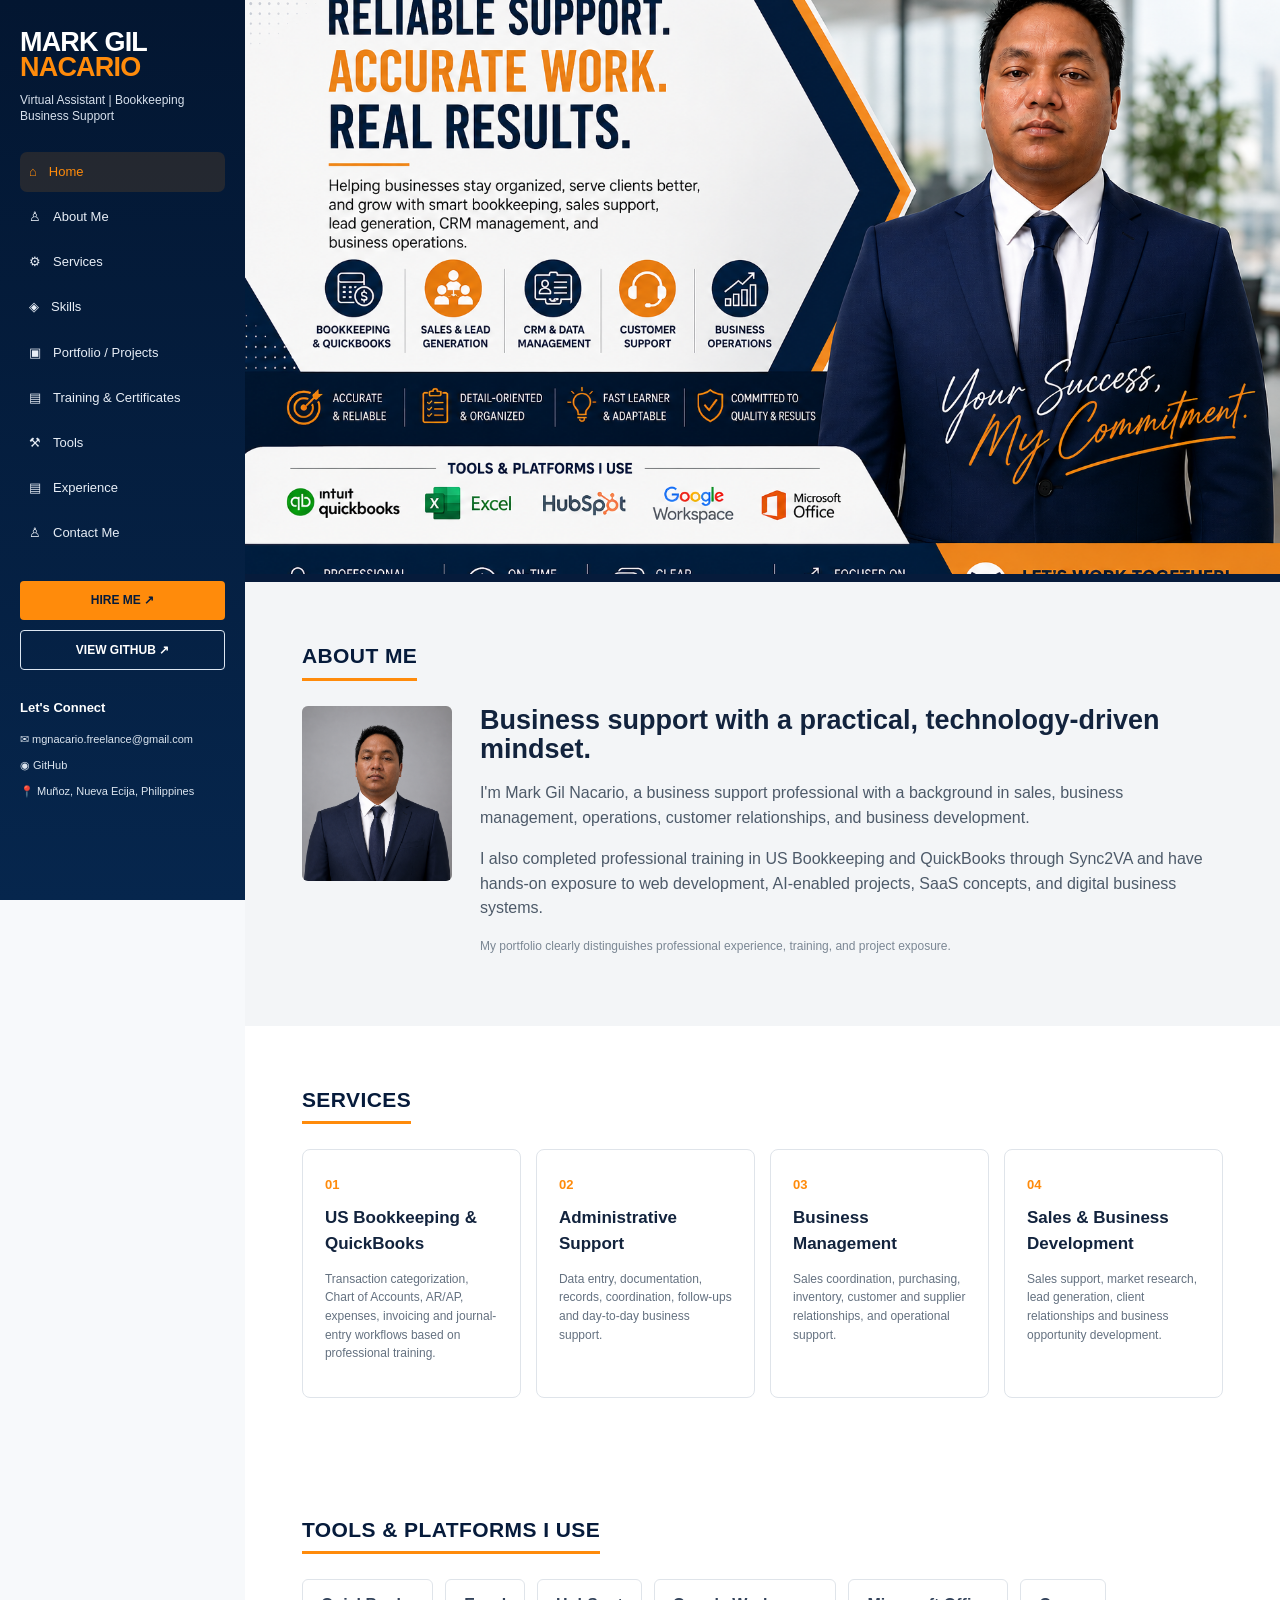
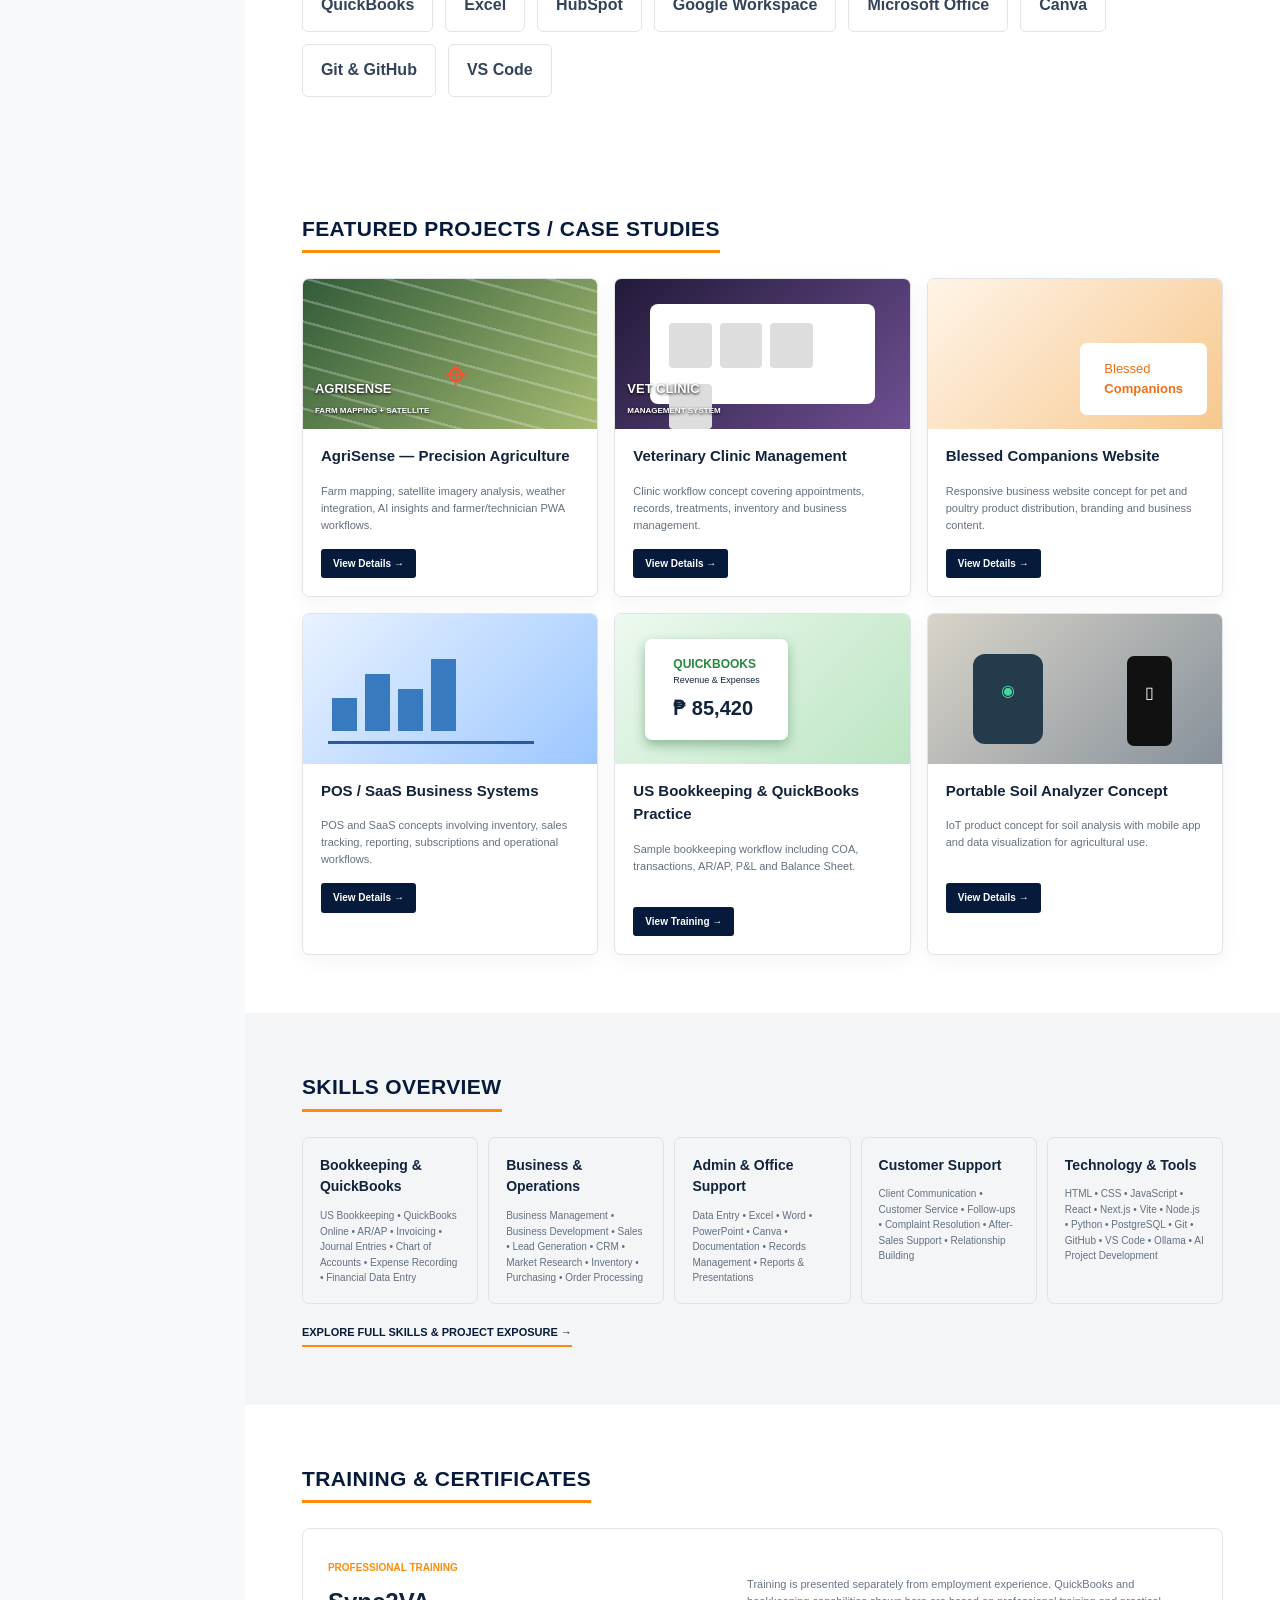
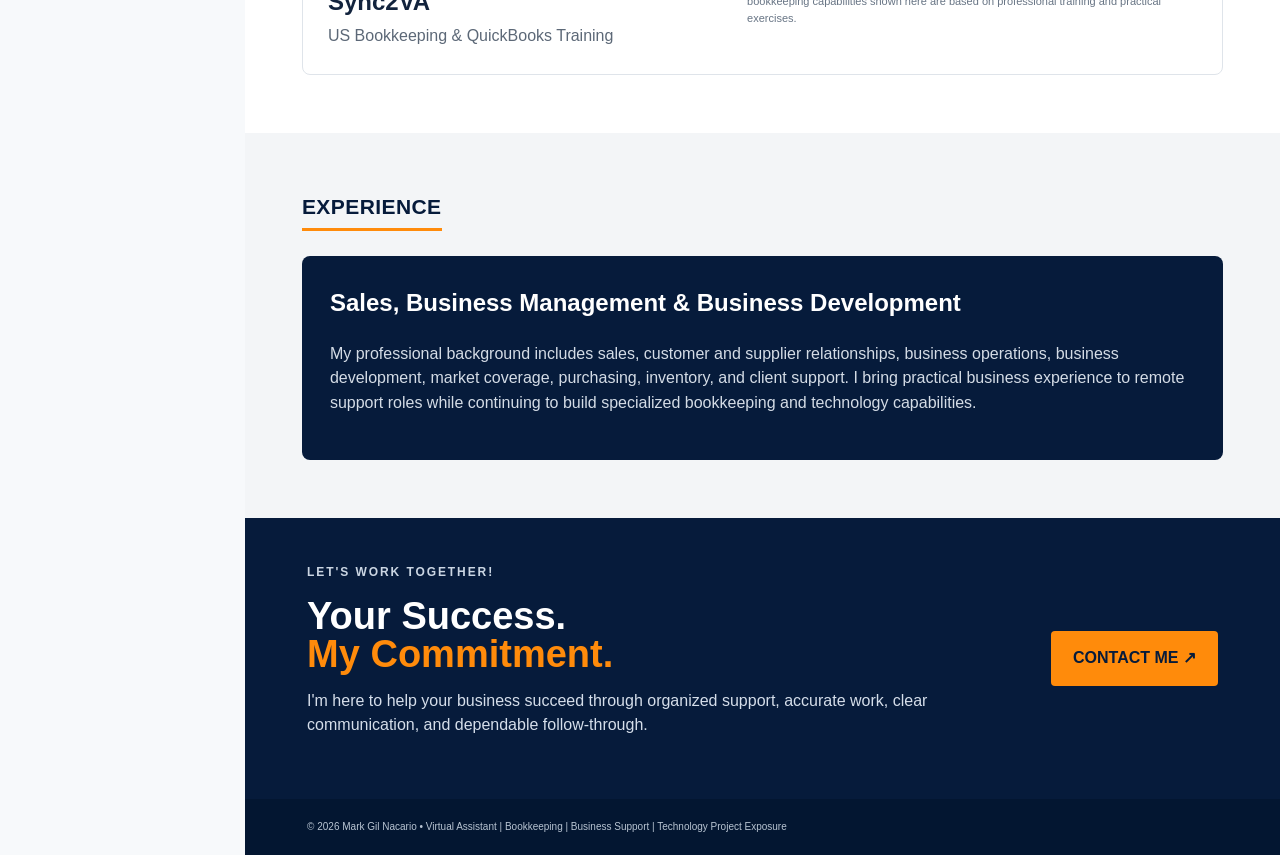
<file: index.html>
<!doctype html><html lang="en"><head><meta charset="UTF-8"><meta name="viewport" content="width=device-width,initial-scale=1"><meta name="description" content="Mark Gil Nacario — Virtual Assistant, Bookkeeping, QuickBooks, Business Support and Technology Portfolio"><title>Mark Gil Nacario | Professional Portfolio</title><link rel="stylesheet" href="styles.css"><link rel="stylesheet" href="fixed-nav.css"><style>.cover{background-image:url('ChatGPT%20Image%20Aug%207,%202026,%2009_20_08%20PM.png');background-size:100% 100%;background-position:center top;background-repeat:no-repeat;aspect-ratio:16/9;height:auto!important;min-height:0!important;overflow:hidden}.cover-copy,.cover-bottom,.signature,.portrait-wrap{display:none!important}.cover:before,.cover:after{display:none!important}</style></head><body>
<div class="shell"><aside class="sidebar"><div class="brand"><div class="brand-name">MARK GIL<br><b>NACARIO</b></div><p>Virtual Assistant | Bookkeeping<br>Business Support</p></div><nav><a class="active" href="#home">⌂ <span>Home</span></a><a href="#about">♙ <span>About Me</span></a><a href="#services">⚙ <span>Services</span></a><a href="skills-fixed.html">◈ <span>Skills</span></a><a href="#projects">▣ <span>Portfolio / Projects</span></a><a href="#training">▤ <span>Training & Certificates</span></a><a href="#tools">⚒ <span>Tools</span></a><a href="#experience">▤ <span>Experience</span></a><a href="#contact">♙ <span>Contact Me</span></a></nav><div class="side-actions"><a class="hire" href="mailto:mgnacario.freelance@gmail.com">HIRE ME ↗</a><a class="resume" href="https://github.com/mgnacariofreelance-afk">VIEW GITHUB ↗</a></div><div class="connect"><b>Let's Connect</b><a href="mailto:mgnacario.freelance@gmail.com">✉ mgnacario.freelance@gmail.com</a><a href="https://github.com/mgnacariofreelance-afk">◉ GitHub</a><span>📍 Muñoz, Nueva Ecija, Philippines</span></div></aside>
<main class="content"><section id="home" class="cover"><div class="cover-copy"><p class="kicker">VIRTUAL ASSISTANT • BUSINESS • TECHNOLOGY</p><h1>RELIABLE SUPPORT.<br><em>ACCURATE WORK.</em><br>REAL RESULTS.</h1><p>Helping businesses stay organized, serve clients better, and grow with smart bookkeeping, sales support, lead generation, CRM management, and business operations.</p><div class="service-icons"><div>▣<b>BOOKKEEPING<br>& QUICKBOOKS</b></div><div>♟<b>SALES & LEAD<br>GENERATION</b></div><div>▤<b>CRM & DATA<br>MANAGEMENT</b></div><div>◉<b>CUSTOMER<br>SUPPORT</b></div><div>↗<b>BUSINESS<br>OPERATIONS</b></div></div></div><div class="portrait-wrap"><div class="portrait-frame"><img src="ChatGPT%20Image%20Jul%2031,%202026,%2006_27_34%20PM.png" alt="Mark Gil Nacario professional profile photo"></div><div class="signature">Your Success,<br><span>My Commitment.</span></div></div><div class="cover-bottom"><span>◎ ACCURATE<br>& RELIABLE</span><span>▣ DETAIL-ORIENTED<br>& ORGANIZED</span><span>♧ FAST LEARNER<br>& ADAPTABLE</span><span>♢ COMMITTED TO<br>QUALITY & RESULTS</span></div></section>
<section id="about" class="section about"><div class="section-title">ABOUT ME</div><div class="about-grid"><div class="mini-profile"><img src="ChatGPT%20Image%20Jul%2031,%202026,%2006_27_34%20PM.png" alt="Mark Gil Nacario"></div><div><h2>Business support with a practical, technology-driven mindset.</h2><p>I'm Mark Gil Nacario, a business support professional with a background in sales, business management, operations, customer relationships, and business development.</p><p>I also completed professional training in US Bookkeeping and QuickBooks through Sync2VA and have hands-on exposure to web development, AI-enabled projects, SaaS concepts, and digital business systems.</p><p class="muted">My portfolio clearly distinguishes professional experience, training, and project exposure.</p></div></div></section>
<section id="services" class="section"><div class="section-title">SERVICES</div><div class="service-grid"><article><b>01</b><h3>US Bookkeeping & QuickBooks</h3><p>Transaction categorization, Chart of Accounts, AR/AP, expenses, invoicing and journal-entry workflows based on professional training.</p></article><article><b>02</b><h3>Administrative Support</h3><p>Data entry, documentation, records, coordination, follow-ups and day-to-day business support.</p></article><article><b>03</b><h3>Business Management</h3><p>Sales coordination, purchasing, inventory, customer and supplier relationships, and operational support.</p></article><article><b>04</b><h3>Sales & Business Development</h3><p>Sales support, market research, lead generation, client relationships and business opportunity development.</p></article></div></section>
<section id="tools" class="section tools"><div class="section-title">TOOLS & PLATFORMS I USE</div><div class="tool-row"><span>QuickBooks</span><span>Excel</span><span>HubSpot</span><span>Google Workspace</span><span>Microsoft Office</span><span>Canva</span><span>Git & GitHub</span><span>VS Code</span></div></section>
<section id="projects" class="section"><div class="section-title">FEATURED PROJECTS / CASE STUDIES</div><div class="project-grid"><article class="project-card"><div class="project-visual agrisense"><div class="map-grid"></div><div class="map-pin">⌖</div><div class="visual-label">AGRISENSE<br><small>FARM MAPPING + SATELLITE</small></div></div><h3>AgriSense — Precision Agriculture</h3><p>Farm mapping, satellite imagery analysis, weather integration, AI insights and farmer/technician PWA workflows.</p><a href="skills-fixed.html#projects">View Details →</a></article><article class="project-card"><div class="project-visual vet"><div class="dash"><i></i><i></i><i></i><i></i></div><div class="visual-label">VET CLINIC<br><small>MANAGEMENT SYSTEM</small></div></div><h3>Veterinary Clinic Management</h3><p>Clinic workflow concept covering appointments, records, treatments, inventory and business management.</p><a href="skills-fixed.html#projects">View Details →</a></article><article class="project-card"><div class="project-visual blessed"><div class="pet-card">Blessed<br><b>Companions</b></div></div><h3>Blessed Companions Website</h3><p>Responsive business website concept for pet and poultry product distribution, branding and business content.</p><a href="skills-fixed.html#projects">View Details →</a></article><article class="project-card"><div class="project-visual pos"><div class="chart"><i></i><i></i><i></i><i></i></div></div><h3>POS / SaaS Business Systems</h3><p>POS and SaaS concepts involving inventory, sales tracking, reporting, subscriptions and operational workflows.</p><a href="skills-fixed.html#projects">View Details →</a></article><article class="project-card"><div class="project-visual books"><div class="ledger"><b>QUICKBOOKS</b><span>Revenue & Expenses</span><strong>₱ 85,420</strong></div></div><h3>US Bookkeeping & QuickBooks Practice</h3><p>Sample bookkeeping workflow including COA, transactions, AR/AP, P&L and Balance Sheet.</p><a href="#training">View Training →</a></article><article class="project-card"><div class="project-visual soil"><div class="device">◉</div><div class="phone">▯</div></div><h3>Portable Soil Analyzer Concept</h3><p>IoT product concept for soil analysis with mobile app and data visualization for agricultural use.</p><a href="skills-fixed.html#projects">View Details →</a></article></div></section>
<section id="skills" class="section skills"><div class="section-title">SKILLS OVERVIEW</div><div class="skill-columns"><div><h3>Bookkeeping & QuickBooks</h3><p>US Bookkeeping • QuickBooks Online • AR/AP • Invoicing • Journal Entries • Chart of Accounts • Expense Recording • Financial Data Entry</p></div><div><h3>Business & Operations</h3><p>Business Management • Business Development • Sales • Lead Generation • CRM • Market Research • Inventory • Purchasing • Order Processing</p></div><div><h3>Admin & Office Support</h3><p>Data Entry • Excel • Word • PowerPoint • Canva • Documentation • Records Management • Reports & Presentations</p></div><div><h3>Customer Support</h3><p>Client Communication • Customer Service • Follow-ups • Complaint Resolution • After-Sales Support • Relationship Building</p></div><div><h3>Technology & Tools</h3><p>HTML • CSS • JavaScript • React • Next.js • Vite • Node.js • Python • PostgreSQL • Git • GitHub • VS Code • Ollama • AI Project Development</p></div></div><a class="all-skills" href="skills-fixed.html">EXPLORE FULL SKILLS & PROJECT EXPOSURE →</a></section>
<section id="training" class="section training"><div class="section-title">TRAINING & CERTIFICATES</div><div class="training-card"><div><span>PROFESSIONAL TRAINING</span><h2>Sync2VA</h2><p>US Bookkeeping & QuickBooks Training</p></div><div class="training-note">Training is presented separately from employment experience. QuickBooks and bookkeeping capabilities shown here are based on professional training and practical exercises.</div></div></section>
<section id="experience" class="section"><div class="section-title">EXPERIENCE</div><div class="experience-card"><h2>Sales, Business Management & Business Development</h2><p>My professional background includes sales, customer and supplier relationships, business operations, business development, market coverage, purchasing, inventory, and client support. I bring practical business experience to remote support roles while continuing to build specialized bookkeeping and technology capabilities.</p></div></section>
<section id="contact" class="contact"><div><p class="kicker">LET'S WORK TOGETHER!</p><h2>Your Success.<br><span>My Commitment.</span></h2><p>I'm here to help your business succeed through organized support, accurate work, clear communication, and dependable follow-through.</p></div><a class="contact-button" href="mailto:mgnacario.freelance@gmail.com">CONTACT ME ↗</a></section><footer>© 2026 Mark Gil Nacario • Virtual Assistant | Bookkeeping | Business Support | Technology Project Exposure</footer></main></div></body></html>
</file>
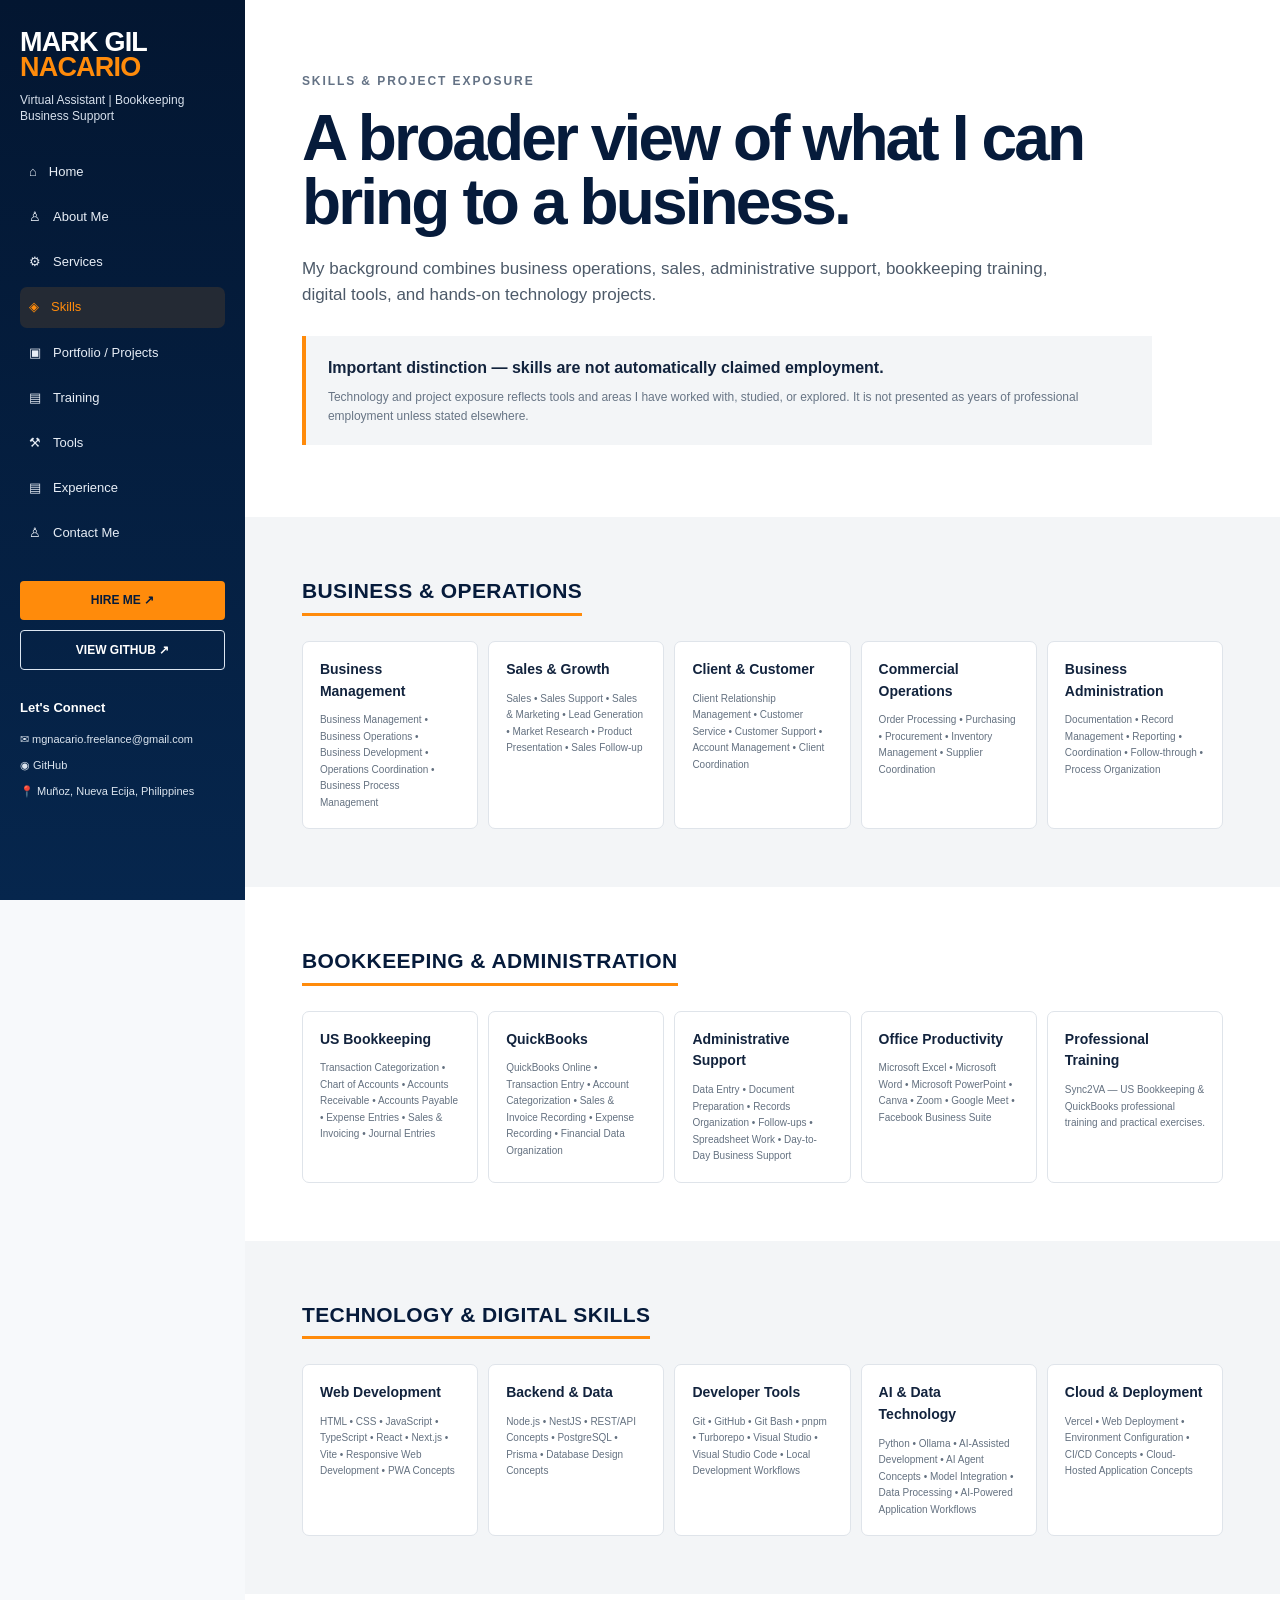
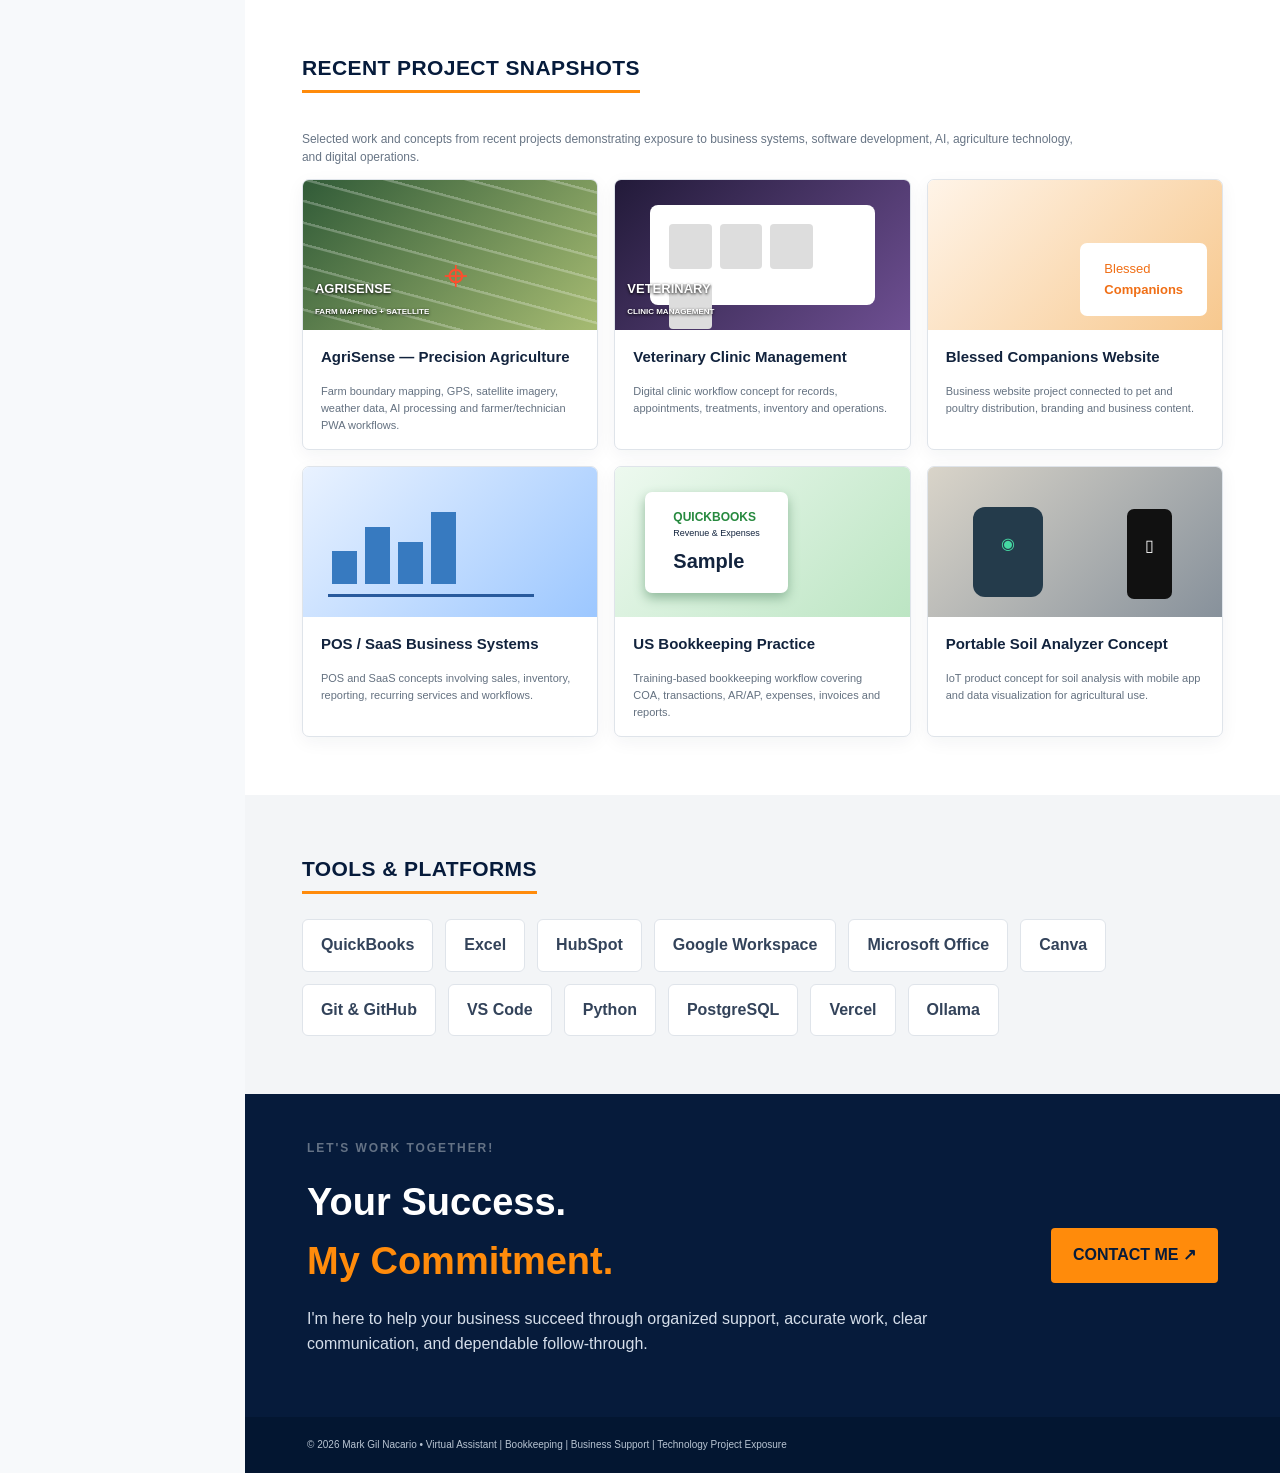
<file: skills-fixed.html>
<!doctype html><html lang="en"><head><meta charset="UTF-8"><meta name="viewport" content="width=device-width,initial-scale=1"><meta name="description" content="Mark Gil Nacario skills, technology exposure and project snapshots."><title>Skills & Project Exposure | Mark Gil Nacario</title><link rel="stylesheet" href="styles.css"><link rel="stylesheet" href="fixed-nav.css"><style>
.skills-intro{padding:72px 5.5%;background:#fff}.skills-hero-title{max-width:850px;margin:0 0 22px;color:#061b3b;font-size:clamp(40px,5vw,68px);line-height:1;letter-spacing:-.045em}.skills-lead{max-width:780px;color:#4d5a69;font-size:17px}.skills-note{max-width:850px;margin-top:28px;padding:20px 22px;border-left:4px solid #ff8b0b;background:#f3f5f7}.skills-note p{margin:7px 0 0;color:#687585;font-size:12px}.skills-band{background:#f3f5f7!important}.skill-columns{display:grid;grid-template-columns:repeat(5,1fr);gap:10px}.skill-columns>div{min-height:150px;padding:17px;border:1px solid #dfe4ea;border-radius:7px;background:#fff}.skill-columns h3{margin:0 0 10px;font-size:14px}.skill-columns p{margin:0;color:#647180;font-size:10px;line-height:1.65}.project-intro{max-width:780px;color:#687585;font-size:12px}.skills-contact{display:flex;justify-content:space-between;align-items:center;gap:25px;padding:45px 6%;color:#fff;background:#061b3b}.skills-contact h2{margin:0;font-size:38px}.skills-contact h2 span{color:#ff8b0b}.skills-contact p:not(.kicker){max-width:650px;color:#d5deea}.skills-contact .contact-button{padding:15px 22px;color:#061b3b;background:#ff8b0b;font-weight:900}@media(max-width:1100px){.skill-columns{grid-template-columns:repeat(3,1fr)}}@media(max-width:760px){.skills-intro{padding:50px 25px}.skill-columns{grid-template-columns:1fr}.skills-contact{display:block}.skills-contact .contact-button{display:inline-block;margin-top:15px}}
</style></head><body><div class="shell"><aside class="sidebar"><div class="brand"><div class="brand-name">MARK GIL<br><b>NACARIO</b></div><p>Virtual Assistant | Bookkeeping<br>Business Support</p></div><nav><a href="index.html#home">⌂ <span>Home</span></a><a href="index.html#about">♙ <span>About Me</span></a><a href="index.html#services">⚙ <span>Services</span></a><a class="active" href="skills-fixed.html">◈ <span>Skills</span></a><a href="index.html#projects">▣ <span>Portfolio / Projects</span></a><a href="index.html#training">▤ <span>Training</span></a><a href="index.html#tools">⚒ <span>Tools</span></a><a href="index.html#experience">▤ <span>Experience</span></a><a href="index.html#contact">♙ <span>Contact Me</span></a></nav><div class="side-actions"><a class="hire" href="mailto:mgnacario.freelance@gmail.com">HIRE ME ↗</a><a class="resume" href="https://github.com/mgnacariofreelance-afk">VIEW GITHUB ↗</a></div><div class="connect"><b>Let's Connect</b><a href="mailto:mgnacario.freelance@gmail.com">✉ mgnacario.freelance@gmail.com</a><a href="https://github.com/mgnacariofreelance-afk">◉ GitHub</a><span>📍 Muñoz, Nueva Ecija, Philippines</span></div></aside><main class="content">
<section class="skills-intro"><p class="kicker">SKILLS & PROJECT EXPOSURE</p><h1 class="skills-hero-title">A broader view of what I can bring to a business.</h1><p class="skills-lead">My background combines business operations, sales, administrative support, bookkeeping training, digital tools, and hands-on technology projects.</p><div class="skills-note"><strong>Important distinction — skills are not automatically claimed employment.</strong><p>Technology and project exposure reflects tools and areas I have worked with, studied, or explored. It is not presented as years of professional employment unless stated elsewhere.</p></div></section>
<section class="section skills-band"><div class="section-title">BUSINESS & OPERATIONS</div><div class="skill-columns"><div><h3>Business Management</h3><p>Business Management • Business Operations • Business Development • Operations Coordination • Business Process Management</p></div><div><h3>Sales & Growth</h3><p>Sales • Sales Support • Sales & Marketing • Lead Generation • Market Research • Product Presentation • Sales Follow-up</p></div><div><h3>Client & Customer</h3><p>Client Relationship Management • Customer Service • Customer Support • Account Management • Client Coordination</p></div><div><h3>Commercial Operations</h3><p>Order Processing • Purchasing • Procurement • Inventory Management • Supplier Coordination</p></div><div><h3>Business Administration</h3><p>Documentation • Record Management • Reporting • Coordination • Follow-through • Process Organization</p></div></div></section>
<section class="section"><div class="section-title">BOOKKEEPING & ADMINISTRATION</div><div class="skill-columns"><div><h3>US Bookkeeping</h3><p>Transaction Categorization • Chart of Accounts • Accounts Receivable • Accounts Payable • Expense Entries • Sales & Invoicing • Journal Entries</p></div><div><h3>QuickBooks</h3><p>QuickBooks Online • Transaction Entry • Account Categorization • Sales & Invoice Recording • Expense Recording • Financial Data Organization</p></div><div><h3>Administrative Support</h3><p>Data Entry • Document Preparation • Records Organization • Follow-ups • Spreadsheet Work • Day-to-Day Business Support</p></div><div><h3>Office Productivity</h3><p>Microsoft Excel • Microsoft Word • Microsoft PowerPoint • Canva • Zoom • Google Meet • Facebook Business Suite</p></div><div><h3>Professional Training</h3><p>Sync2VA — US Bookkeeping & QuickBooks professional training and practical exercises.</p></div></div></section>
<section class="section skills-band"><div class="section-title">TECHNOLOGY & DIGITAL SKILLS</div><div class="skill-columns"><div><h3>Web Development</h3><p>HTML • CSS • JavaScript • TypeScript • React • Next.js • Vite • Responsive Web Development • PWA Concepts</p></div><div><h3>Backend & Data</h3><p>Node.js • NestJS • REST/API Concepts • PostgreSQL • Prisma • Database Design Concepts</p></div><div><h3>Developer Tools</h3><p>Git • GitHub • Git Bash • pnpm • Turborepo • Visual Studio • Visual Studio Code • Local Development Workflows</p></div><div><h3>AI & Data Technology</h3><p>Python • Ollama • AI-Assisted Development • AI Agent Concepts • Model Integration • Data Processing • AI-Powered Application Workflows</p></div><div><h3>Cloud & Deployment</h3><p>Vercel • Web Deployment • Environment Configuration • CI/CD Concepts • Cloud-Hosted Application Concepts</p></div></div></section>
<section class="section"><div class="section-title">RECENT PROJECT SNAPSHOTS</div><p class="project-intro">Selected work and concepts from recent projects demonstrating exposure to business systems, software development, AI, agriculture technology, and digital operations.</p><div class="project-grid"><article class="project-card"><div class="project-visual agrisense"><div class="map-grid"></div><div class="map-pin">⌖</div><div class="visual-label">AGRISENSE<br><small>FARM MAPPING + SATELLITE</small></div></div><h3>AgriSense — Precision Agriculture</h3><p>Farm boundary mapping, GPS, satellite imagery, weather data, AI processing and farmer/technician PWA workflows.</p></article><article class="project-card"><div class="project-visual vet"><div class="dash"><i></i><i></i><i></i><i></i></div><div class="visual-label">VETERINARY<br><small>CLINIC MANAGEMENT</small></div></div><h3>Veterinary Clinic Management</h3><p>Digital clinic workflow concept for records, appointments, treatments, inventory and operations.</p></article><article class="project-card"><div class="project-visual blessed"><div class="pet-card">Blessed<br><b>Companions</b></div></div><h3>Blessed Companions Website</h3><p>Business website project connected to pet and poultry distribution, branding and business content.</p></article><article class="project-card"><div class="project-visual pos"><div class="chart"><i></i><i></i><i></i><i></i></div></div><h3>POS / SaaS Business Systems</h3><p>POS and SaaS concepts involving sales, inventory, reporting, recurring services and workflows.</p></article><article class="project-card"><div class="project-visual books"><div class="ledger"><b>QUICKBOOKS</b><span>Revenue & Expenses</span><strong>Sample</strong></div></div><h3>US Bookkeeping Practice</h3><p>Training-based bookkeeping workflow covering COA, transactions, AR/AP, expenses, invoices and reports.</p></article><article class="project-card"><div class="project-visual soil"><div class="device">◉</div><div class="phone">▯</div></div><h3>Portable Soil Analyzer Concept</h3><p>IoT product concept for soil analysis with mobile app and data visualization for agricultural use.</p></article></div></section>
<section class="section skills-band"><div class="section-title">TOOLS & PLATFORMS</div><div class="tool-row"><span>QuickBooks</span><span>Excel</span><span>HubSpot</span><span>Google Workspace</span><span>Microsoft Office</span><span>Canva</span><span>Git & GitHub</span><span>VS Code</span><span>Python</span><span>PostgreSQL</span><span>Vercel</span><span>Ollama</span></div></section>
<section class="skills-contact"><div><p class="kicker">LET'S WORK TOGETHER!</p><h2>Your Success.<br><span>My Commitment.</span></h2><p>I'm here to help your business succeed through organized support, accurate work, clear communication, and dependable follow-through.</p></div><a class="contact-button" href="mailto:mgnacario.freelance@gmail.com">CONTACT ME ↗</a></section><footer>© 2026 Mark Gil Nacario • Virtual Assistant | Bookkeeping | Business Support | Technology Project Exposure</footer></main></div></body></html>
</file>
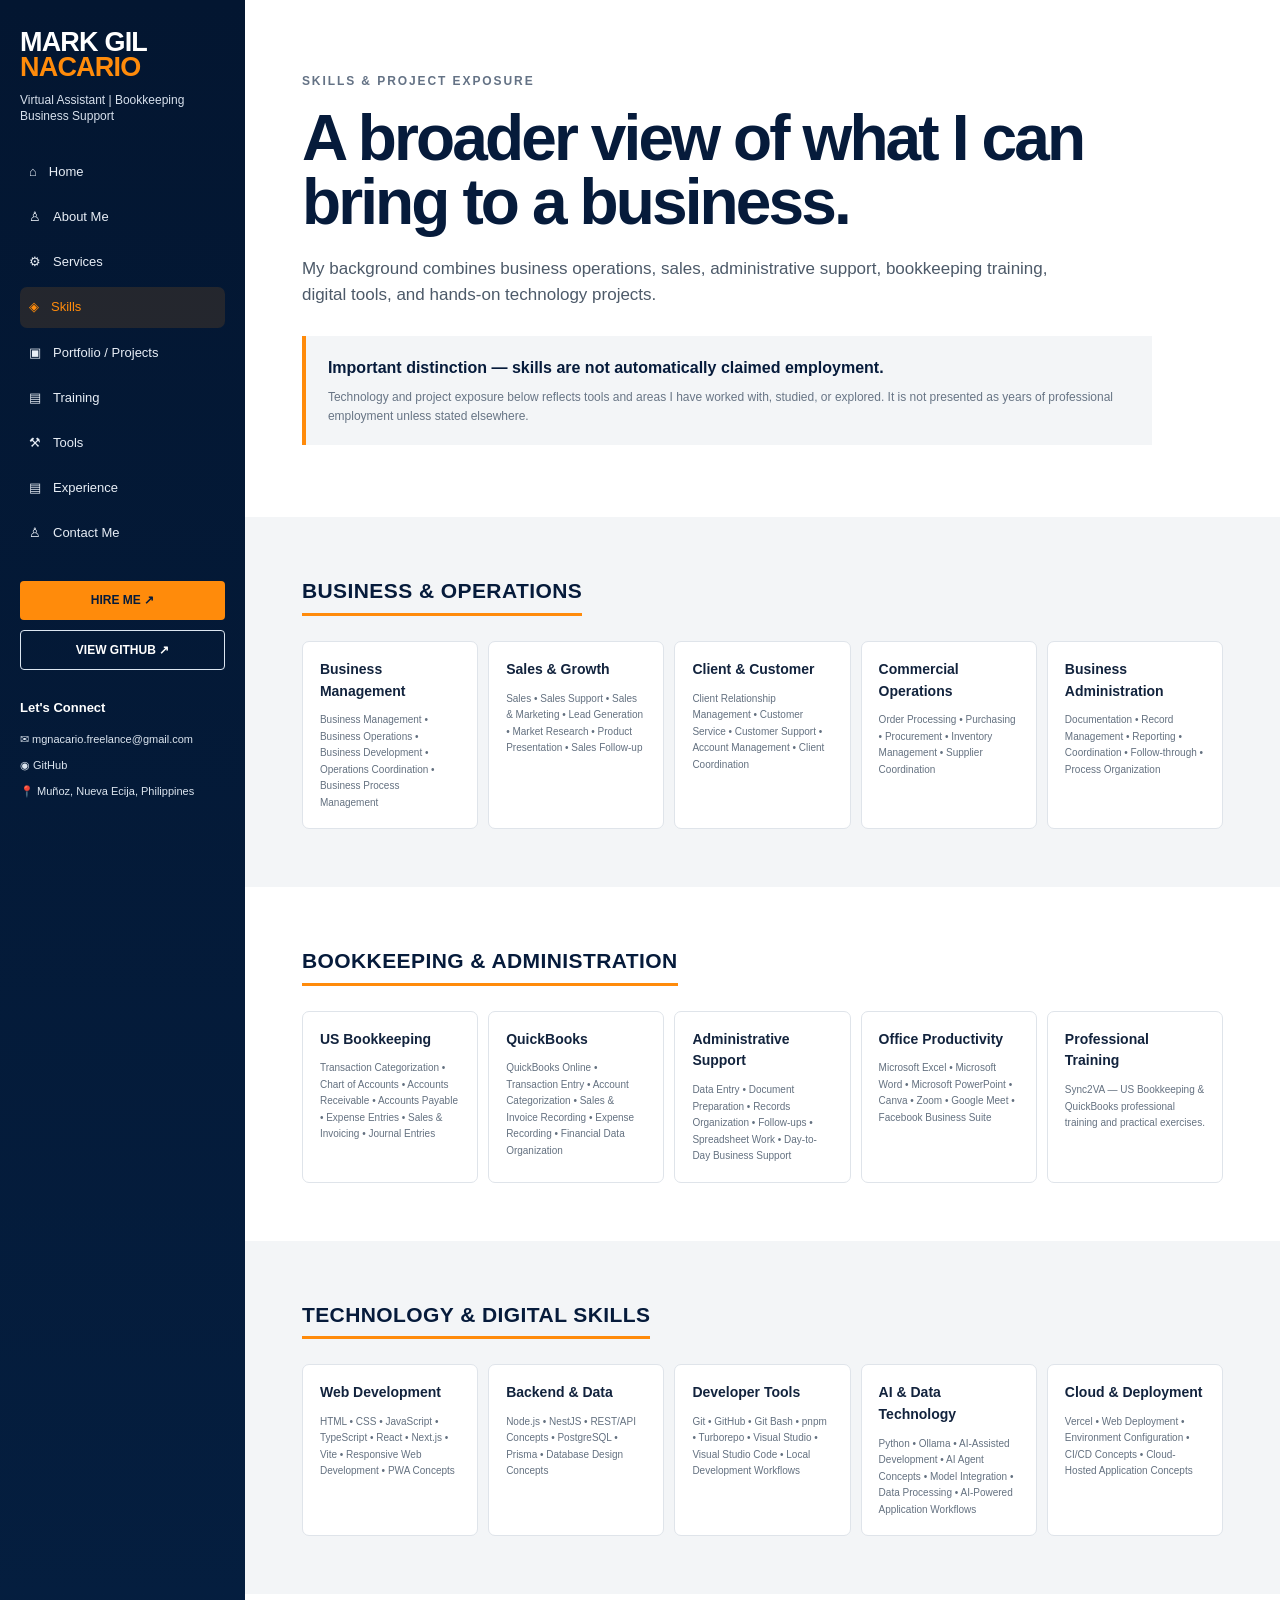
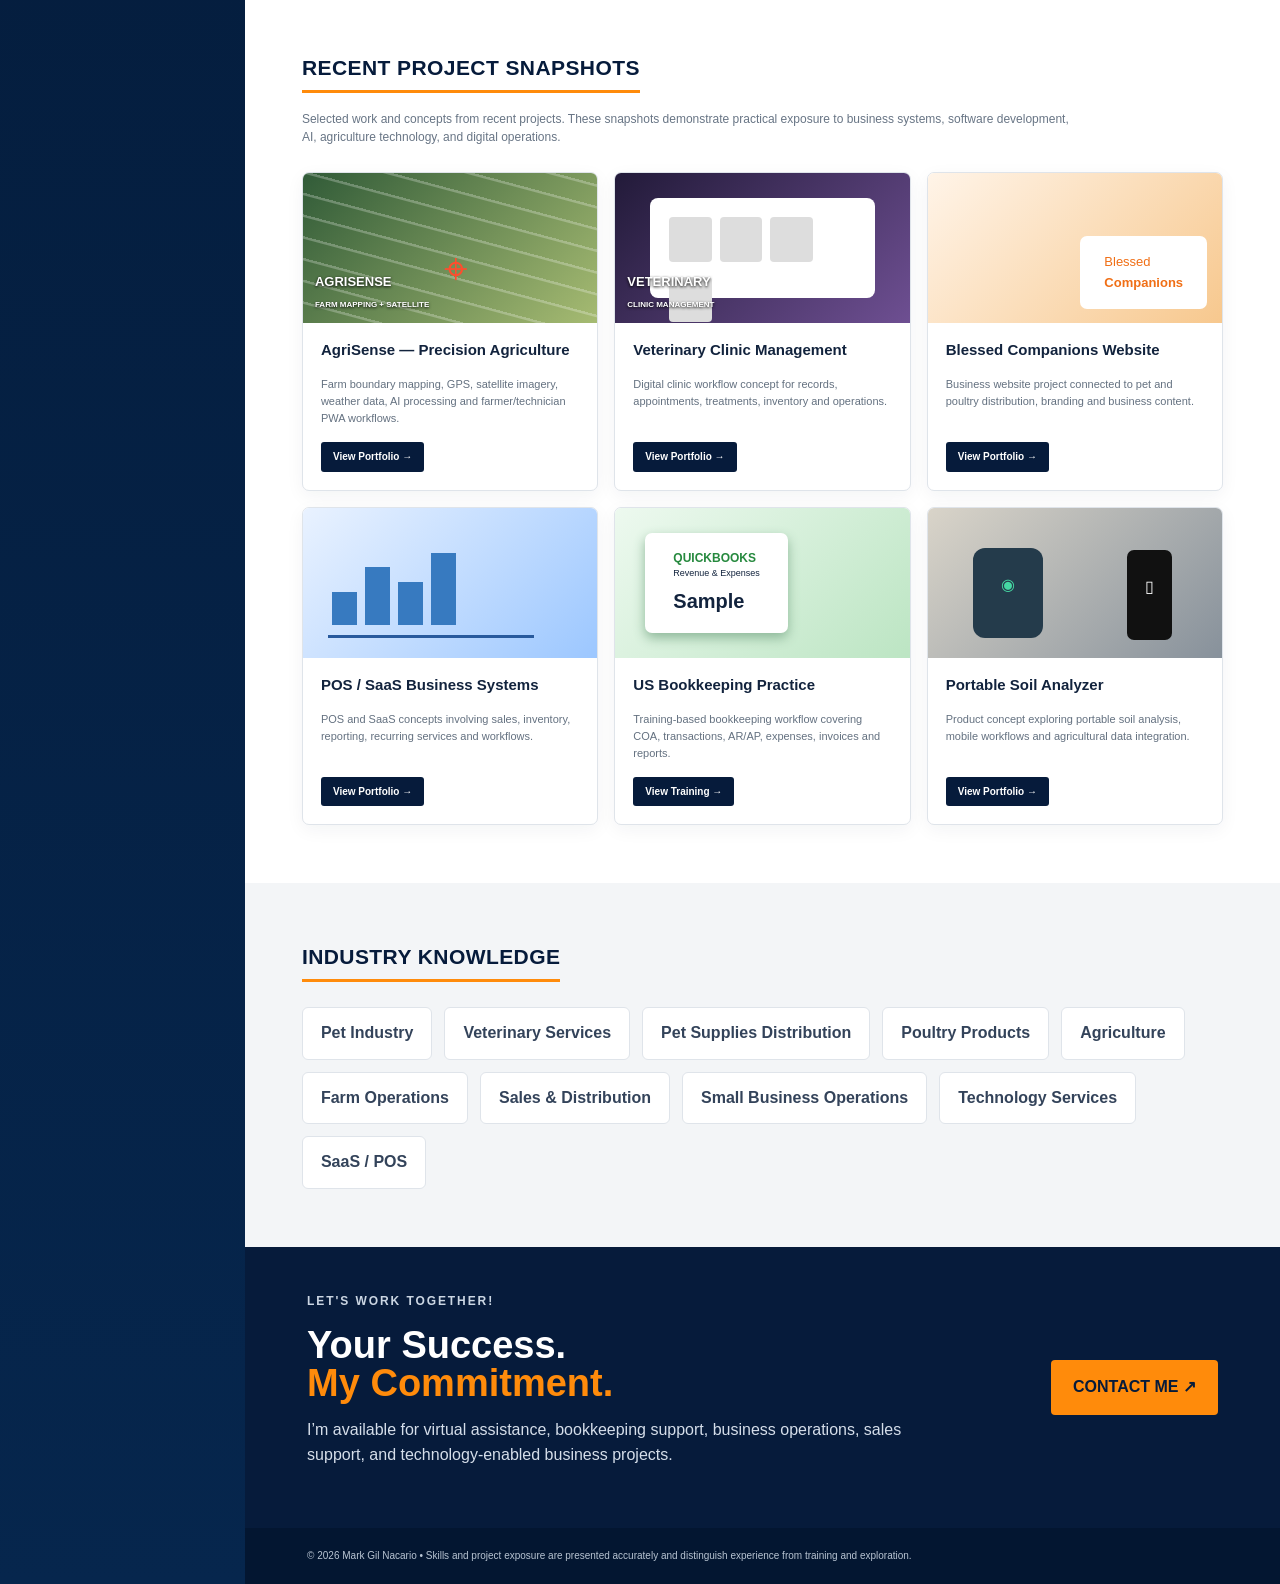
<file: skills.html>
<!doctype html>
<html lang="en">
<head>
<meta charset="UTF-8">
<meta name="viewport" content="width=device-width,initial-scale=1">
<meta name="description" content="Expanded skills, technology exposure and project snapshots for Mark Gil Nacario.">
<title>Skills & Project Exposure | Mark Gil Nacario</title>
<link rel="stylesheet" href="styles.css">
<style>
:root{--navy:#061b3b;--orange:#ff8b0b;--ink:#12233d;--muted:#687585;--line:#dfe4ea;--bg:#f7f9fb}
*{box-sizing:border-box}html{scroll-behavior:smooth}body{margin:0;background:var(--bg);color:var(--ink);font-family:Arial,Helvetica,sans-serif;line-height:1.55}a{text-decoration:none;color:inherit}.shell{display:flex;min-height:100vh}.sidebar{width:245px;flex:0 0 245px;min-height:100vh;position:sticky;top:0;overflow-y:auto;padding:30px 20px;color:#fff;background:linear-gradient(180deg,#031631,#06264d)}.brand-name{font-size:27px;line-height:.92;font-weight:900;letter-spacing:-.03em}.brand-name b{color:var(--orange)}.brand p{margin:12px 0 28px;color:#d7e0ec;font-size:12px;line-height:1.35}.sidebar nav{display:grid;gap:5px}.sidebar nav a{display:flex;align-items:center;gap:12px;padding:10px 9px;border-radius:7px;color:#e8eef6;font-size:13px}.sidebar nav a:hover,.sidebar nav .active{background:rgba(255,139,11,.13);color:var(--orange)}.side-actions{display:grid;gap:10px;margin:28px 0}.side-actions a{padding:10px;border-radius:4px;text-align:center;font-size:12px;font-weight:800}.hire{background:var(--orange);color:var(--navy)!important}.resume{border:1px solid #dce6f1}.connect{display:grid;gap:9px;color:#dce5ef;font-size:11px}.connect b{margin-bottom:3px;color:#fff;font-size:13px}.connect a{color:#dce5ef}.content{width:calc(100% - 245px);min-width:0;overflow:hidden}.section{padding:58px 5.5%;background:#fff}.skills-intro{padding-top:72px;padding-bottom:72px}.kicker{margin:0 0 15px;color:#647285;font-size:12px;font-weight:900;letter-spacing:.16em}.skills-hero-title{max-width:850px;margin:0 0 22px;color:var(--navy);font-size:clamp(40px,5vw,68px);line-height:1;letter-spacing:-.045em}.skills-lead{max-width:780px;margin:0;color:#4d5a69;font-size:17px}.skills-note{max-width:850px;margin-top:28px;padding:20px 22px;border-left:4px solid var(--orange);background:#f3f5f7}.skills-note strong{color:var(--navy)}.skills-note p{margin:7px 0 0;color:#687585;font-size:12px}.skills-band{background:#f3f5f7}.section-title{display:inline-block;margin-bottom:25px;padding-bottom:5px;color:var(--navy);border-bottom:3px solid var(--orange);font-size:21px;font-weight:900;letter-spacing:.02em}.skill-columns{display:grid;grid-template-columns:repeat(5,1fr);gap:10px}.skill-columns>div{min-height:150px;padding:17px;border:1px solid var(--line);border-radius:7px;background:#fff}.skill-columns h3{margin:0 0 10px;font-size:14px}.skill-columns p{margin:0;color:#647180;font-size:10px;line-height:1.65}.project-intro{max-width:780px;margin:-8px 0 25px;color:#687585;font-size:12px}.project-grid{display:grid;grid-template-columns:repeat(3,1fr);gap:16px}.project-card{overflow:hidden;border:1px solid var(--line);border-radius:7px;background:#fff;box-shadow:0 5px 18px rgba(13,32,55,.05)}.project-card h3,.project-card p,.project-card a{margin-left:18px;margin-right:18px}.project-card h3{margin-top:15px;font-size:15px}.project-card p{min-height:55px;color:#647180;font-size:11px}.project-card a{display:inline-block;margin-bottom:18px;padding:7px 12px;border-radius:3px;color:#fff;background:var(--navy);font-size:10px;font-weight:800}.project-visual{position:relative;height:150px;overflow:hidden}.agrisense{background:linear-gradient(135deg,#315b38,#a6bb72)}.map-grid{position:absolute;inset:0;background:repeating-linear-gradient(15deg,transparent 0 18px,rgba(255,255,255,.25) 19px 21px)}.map-pin{position:absolute;left:48%;top:42%;color:#ff4d2e;font-size:42px}.visual-label{position:absolute;left:12px;bottom:10px;color:#fff;font-size:13px;font-weight:900;text-shadow:0 1px 3px #000}.visual-label small{font-size:8px}.vet{background:linear-gradient(135deg,#221a39,#6e4f92)}.dash{position:absolute;inset:25px 35px;padding:15px;border-radius:8px;background:#fff}.dash i{display:inline-block;width:22%;height:45px;margin:2%;border-radius:4px;background:#ddd}.blessed{background:linear-gradient(135deg,#fff4e8,#f7c88e)}.pet-card{position:absolute;right:15px;bottom:14px;padding:16px 24px;border-radius:7px;color:#f06f16;background:#fff;font-size:13px}.pos{background:linear-gradient(135deg,#e9f2ff,#9cc7ff)}.chart{position:absolute;left:25px;bottom:20px;width:70%;height:85px;border-bottom:3px solid #285a9d}.chart i{display:inline-block;width:12%;height:40%;margin:0 2%;background:#377ac0;vertical-align:bottom}.chart i:nth-child(2){height:70%}.chart i:nth-child(3){height:52%}.chart i:nth-child(4){height:88%}.books{background:linear-gradient(135deg,#edf9ef,#bce5c3)}.ledger{position:absolute;left:30px;top:25px;padding:16px 28px;border-radius:7px;background:#fff;box-shadow:0 5px 12px #8eb89a}.ledger b,.ledger span,.ledger strong{display:block}.ledger b{color:#26893e;font-size:12px}.ledger span{font-size:9px}.ledger strong{margin-top:5px;font-size:20px}.soil{background:linear-gradient(135deg,#d9d4c9,#87919b)}.device{position:absolute;left:45px;bottom:20px;width:70px;height:90px;padding-top:25px;border-radius:12px;color:#45d7a2;background:#243b4b;text-align:center}.phone{position:absolute;right:50px;bottom:18px;width:45px;height:90px;padding-top:25px;border-radius:7px;color:#fff;background:#111;text-align:center}.tool-row{display:flex;flex-wrap:wrap;gap:12px}.tool-row span{padding:13px 18px;color:#33435a;border:1px solid var(--line);border-radius:6px;background:#fff;font-weight:800}.contact{display:flex;justify-content:space-between;align-items:center;gap:25px;padding:45px 6%;color:#fff;background:var(--navy)}.contact h2{margin:0;font-size:38px;line-height:1}.contact h2 span{color:var(--orange)}.contact p:not(.kicker){max-width:650px;color:#d5deea}.contact-button{padding:15px 22px;border-radius:4px;color:var(--navy);background:var(--orange);font-weight:900;white-space:nowrap}.contact .kicker{color:#cbd6e3}footer{padding:20px 6%;color:#b8c4d2;background:#031631;font-size:10px}
@media(max-width:1100px){.sidebar{width:210px;flex-basis:210px}.content{width:calc(100% - 210px)}.skill-columns{grid-template-columns:repeat(3,1fr)}.project-grid{grid-template-columns:repeat(2,1fr)}}
@media(max-width:760px){.shell{display:block}.sidebar{position:relative;width:100%;min-height:auto}.sidebar nav{grid-template-columns:repeat(3,1fr)}.content{width:100%}.section{padding:45px 25px}.skills-intro{padding-top:50px;padding-bottom:50px}.skills-hero-title{font-size:42px}.skill-columns,.project-grid{grid-template-columns:1fr}.contact{display:block}.contact-button{display:inline-block;margin-top:15px}.side-actions{grid-template-columns:1fr 1fr}}
</style>
</head>
<body>
<div class="shell">
<aside class="sidebar">
<div class="brand"><div class="brand-name">MARK GIL<br><b>NACARIO</b></div><p>Virtual Assistant | Bookkeeping<br>Business Support</p></div>
<nav><a href="index.html#home">⌂ <span>Home</span></a><a href="index.html#about">♙ <span>About Me</span></a><a href="index.html#services">⚙ <span>Services</span></a><a class="active" href="skills.html">◈ <span>Skills</span></a><a href="index.html#projects">▣ <span>Portfolio / Projects</span></a><a href="index.html#training">▤ <span>Training</span></a><a href="index.html#tools">⚒ <span>Tools</span></a><a href="index.html#experience">▤ <span>Experience</span></a><a href="index.html#contact">♙ <span>Contact Me</span></a></nav>
<div class="side-actions"><a class="hire" href="mailto:mgnacario.freelance@gmail.com">HIRE ME ↗</a><a class="resume" href="https://github.com/mgnacariofreelance-afk">VIEW GITHUB ↗</a></div>
<div class="connect"><b>Let's Connect</b><a href="mailto:mgnacario.freelance@gmail.com">✉ mgnacario.freelance@gmail.com</a><a href="https://github.com/mgnacariofreelance-afk">◉ GitHub</a><span>📍 Muñoz, Nueva Ecija, Philippines</span></div>
</aside>
<main class="content">
<section class="section skills-intro"><p class="kicker">SKILLS & PROJECT EXPOSURE</p><h1 class="skills-hero-title">A broader view of what I can bring to a business.</h1><p class="skills-lead">My background combines business operations, sales, administrative support, bookkeeping training, digital tools, and hands-on technology projects.</p><div class="skills-note"><strong>Important distinction — skills are not automatically claimed employment.</strong><p>Technology and project exposure below reflects tools and areas I have worked with, studied, or explored. It is not presented as years of professional employment unless stated elsewhere.</p></div></section>
<section class="section skills-band"><div class="section-title">BUSINESS & OPERATIONS</div><div class="skill-columns"><div><h3>Business Management</h3><p>Business Management • Business Operations • Business Development • Operations Coordination • Business Process Management</p></div><div><h3>Sales & Growth</h3><p>Sales • Sales Support • Sales & Marketing • Lead Generation • Market Research • Product Presentation • Sales Follow-up</p></div><div><h3>Client & Customer</h3><p>Client Relationship Management • Customer Service • Customer Support • Account Management • Client Coordination</p></div><div><h3>Commercial Operations</h3><p>Order Processing • Purchasing • Procurement • Inventory Management • Supplier Coordination</p></div><div><h3>Business Administration</h3><p>Documentation • Record Management • Reporting • Coordination • Follow-through • Process Organization</p></div></div></section>
<section class="section"><div class="section-title">BOOKKEEPING & ADMINISTRATION</div><div class="skill-columns"><div><h3>US Bookkeeping</h3><p>Transaction Categorization • Chart of Accounts • Accounts Receivable • Accounts Payable • Expense Entries • Sales & Invoicing • Journal Entries</p></div><div><h3>QuickBooks</h3><p>QuickBooks Online • Transaction Entry • Account Categorization • Sales & Invoice Recording • Expense Recording • Financial Data Organization</p></div><div><h3>Administrative Support</h3><p>Data Entry • Document Preparation • Records Organization • Follow-ups • Spreadsheet Work • Day-to-Day Business Support</p></div><div><h3>Office Productivity</h3><p>Microsoft Excel • Microsoft Word • Microsoft PowerPoint • Canva • Zoom • Google Meet • Facebook Business Suite</p></div><div><h3>Professional Training</h3><p>Sync2VA — US Bookkeeping & QuickBooks professional training and practical exercises.</p></div></div></section>
<section class="section skills-band"><div class="section-title">TECHNOLOGY & DIGITAL SKILLS</div><div class="skill-columns"><div><h3>Web Development</h3><p>HTML • CSS • JavaScript • TypeScript • React • Next.js • Vite • Responsive Web Development • PWA Concepts</p></div><div><h3>Backend & Data</h3><p>Node.js • NestJS • REST/API Concepts • PostgreSQL • Prisma • Database Design Concepts</p></div><div><h3>Developer Tools</h3><p>Git • GitHub • Git Bash • pnpm • Turborepo • Visual Studio • Visual Studio Code • Local Development Workflows</p></div><div><h3>AI & Data Technology</h3><p>Python • Ollama • AI-Assisted Development • AI Agent Concepts • Model Integration • Data Processing • AI-Powered Application Workflows</p></div><div><h3>Cloud & Deployment</h3><p>Vercel • Web Deployment • Environment Configuration • CI/CD Concepts • Cloud-Hosted Application Concepts</p></div></div></section>
<section class="section"><div class="section-title">RECENT PROJECT SNAPSHOTS</div><p class="project-intro">Selected work and concepts from recent projects. These snapshots demonstrate practical exposure to business systems, software development, AI, agriculture technology, and digital operations.</p><div class="project-grid"><article class="project-card"><div class="project-visual agrisense"><div class="map-grid"></div><div class="map-pin">⌖</div><div class="visual-label">AGRISENSE<br><small>FARM MAPPING + SATELLITE</small></div></div><h3>AgriSense — Precision Agriculture</h3><p>Farm boundary mapping, GPS, satellite imagery, weather data, AI processing and farmer/technician PWA workflows.</p><a href="index.html#projects">View Portfolio →</a></article><article class="project-card"><div class="project-visual vet"><div class="dash"><i></i><i></i><i></i><i></i></div><div class="visual-label">VETERINARY<br><small>CLINIC MANAGEMENT</small></div></div><h3>Veterinary Clinic Management</h3><p>Digital clinic workflow concept for records, appointments, treatments, inventory and operations.</p><a href="index.html#projects">View Portfolio →</a></article><article class="project-card"><div class="project-visual blessed"><div class="pet-card">Blessed<br><b>Companions</b></div></div><h3>Blessed Companions Website</h3><p>Business website project connected to pet and poultry distribution, branding and business content.</p><a href="index.html#projects">View Portfolio →</a></article><article class="project-card"><div class="project-visual pos"><div class="chart"><i></i><i></i><i></i><i></i></div></div><h3>POS / SaaS Business Systems</h3><p>POS and SaaS concepts involving sales, inventory, reporting, recurring services and workflows.</p><a href="index.html#projects">View Portfolio →</a></article><article class="project-card"><div class="project-visual books"><div class="ledger"><b>QUICKBOOKS</b><span>Revenue & Expenses</span><strong>Sample</strong></div></div><h3>US Bookkeeping Practice</h3><p>Training-based bookkeeping workflow covering COA, transactions, AR/AP, expenses, invoices and reports.</p><a href="index.html#training">View Training →</a></article><article class="project-card"><div class="project-visual soil"><div class="device">◉</div><div class="phone">▯</div></div><h3>Portable Soil Analyzer</h3><p>Product concept exploring portable soil analysis, mobile workflows and agricultural data integration.</p><a href="index.html#projects">View Portfolio →</a></article></div></section>
<section class="section skills-band"><div class="section-title">INDUSTRY KNOWLEDGE</div><div class="tool-row"><span>Pet Industry</span><span>Veterinary Services</span><span>Pet Supplies Distribution</span><span>Poultry Products</span><span>Agriculture</span><span>Farm Operations</span><span>Sales & Distribution</span><span>Small Business Operations</span><span>Technology Services</span><span>SaaS / POS</span></div></section>
<section class="contact"><div><p class="kicker">LET'S WORK TOGETHER!</p><h2>Your Success.<br><span>My Commitment.</span></h2><p>I’m available for virtual assistance, bookkeeping support, business operations, sales support, and technology-enabled business projects.</p></div><a class="contact-button" href="mailto:mgnacario.freelance@gmail.com">CONTACT ME ↗</a></section>
<footer>© 2026 Mark Gil Nacario • Skills and project exposure are presented accurately and distinguish experience from training and exploration.</footer>
</main></div>
</body>
</html>
</file>
<file: styles.css>
:root {
  --navy: #061b3b;
  --navy-2: #0b2b55;
  --orange: #ff8b0b;
  --ink: #12233d;
  --muted: #687585;
  --line: #dfe4ea;
  --bg: #f7f9fb;
}

* {
  box-sizing: border-box;
}

html {
  scroll-behavior: smooth;
}

body {
  margin: 0;
  background: var(--bg);
  color: var(--ink);
  font-family: Arial, Helvetica, sans-serif;
  line-height: 1.55;
}

a {
  color: inherit;
  text-decoration: none;
}

img {
  display: block;
  max-width: 100%;
}

.shell {
  display: flex;
  min-height: 100vh;
}

/* ==============================
   SIDEBAR
   ============================== */

.sidebar {
  width: 245px;
  flex: 0 0 245px;
  min-height: 100vh;
  position: sticky;
  top: 0;
  overflow-y: auto;
  padding: 30px 20px;
  color: #fff;
  background: linear-gradient(180deg, #031631, #06264d);
}

.brand-name {
  font-size: 27px;
  line-height: 0.92;
  font-weight: 900;
  letter-spacing: -0.03em;
}

.brand-name b {
  color: var(--orange);
}

.brand p {
  margin: 12px 0 28px;
  color: #d7e0ec;
  font-size: 12px;
  line-height: 1.35;
}

.sidebar nav {
  display: grid;
  gap: 5px;
}

.sidebar nav a {
  display: flex;
  align-items: center;
  gap: 12px;
  padding: 10px 9px;
  border-radius: 7px;
  color: #e8eef6;
  font-size: 13px;
  transition: 0.2s ease;
}

.sidebar nav a:hover,
.sidebar nav .active {
  background: rgba(255, 139, 11, 0.13);
  color: var(--orange);
}

.side-actions {
  display: grid;
  gap: 10px;
  margin: 28px 0;
}

.side-actions a {
  padding: 10px;
  border-radius: 4px;
  text-align: center;
  font-size: 12px;
  font-weight: 800;
}

.hire {
  background: var(--orange);
  color: var(--navy);
}

.resume {
  border: 1px solid #dce6f1;
}

.connect {
  display: grid;
  gap: 9px;
  color: #dce5ef;
  font-size: 11px;
}

.connect b {
  margin-bottom: 3px;
  color: #fff;
  font-size: 13px;
}

.connect a {
  color: #dce5ef;
}

/* ==============================
   MAIN CONTENT
   ============================== */

.content {
  width: calc(100% - 245px);
  min-width: 0;
  overflow: hidden;
}

/* ==============================
   COVER / HERO
   ============================== */

.cover {
  position: relative;
  display: grid;
  grid-template-columns: 56% 44%;
  min-height: 700px;
  overflow: hidden;
  background: #fff;
  border-bottom: 8px solid var(--navy);
}

.cover::before {
  content: "";
  position: absolute;
  left: 0;
  top: 0;
  width: 54%;
  height: 100%;
  opacity: 0.55;
  background: radial-gradient(#c9d1dc 1.5px, transparent 1.5px);
  background-size: 17px 17px;
  clip-path: polygon(0 0, 78% 0, 100% 52%, 87% 52%, 100% 100%, 0 100%);
  pointer-events: none;
}

.cover::after {
  content: "";
  position: absolute;
  left: 54%;
  top: 0;
  width: 28px;
  height: 100%;
  background: var(--orange);
  clip-path: polygon(0 0, 100% 0, 55% 50%, 100% 100%, 0 100%, 45% 50%);
  pointer-events: none;
}

.cover-copy {
  position: relative;
  z-index: 2;
  align-self: center;
  padding: 70px 60px 100px 70px;
}

.kicker {
  margin: 0 0 15px;
  color: #647285;
  font-size: 12px;
  font-weight: 900;
  letter-spacing: 0.16em;
}

.cover h1 {
  margin: 0 0 26px;
  color: var(--navy);
  font-size: clamp(42px, 5.2vw, 75px);
  line-height: 0.98;
  letter-spacing: -0.045em;
}

.cover h1 em {
  color: var(--orange);
  font-style: normal;
}

.cover-copy > p:not(.kicker) {
  max-width: 670px;
  color: #202b39;
  font-size: 17px;
}

.service-icons {
  display: grid;
  grid-template-columns: repeat(5, 1fr);
  gap: 8px;
  max-width: 690px;
  margin-top: 32px;
}

.service-icons div {
  padding: 7px 5px;
  color: var(--navy);
  border-right: 1px solid #adb6c1;
  text-align: center;
  font-size: 24px;
}

.service-icons div:nth-child(2),
.service-icons div:nth-child(4) {
  color: var(--orange);
}

.service-icons b {
  display: block;
  margin-top: 6px;
  font-size: 10px;
  line-height: 1.2;
}

.portrait-wrap {
  position: relative;
  z-index: 1;
  display: flex;
  align-items: flex-end;
  justify-content: center;
  min-height: 700px;
  overflow: hidden;
  background: linear-gradient(135deg, #dfe4e9, #f7f8f9);
}

.portrait-frame {
  display: flex;
  align-items: flex-end;
  justify-content: center;
  width: 82%;
  height: 94%;
  overflow: hidden;
}

.portrait-frame img {
  width: 100%;
  height: 100%;
  object-fit: cover;
  object-position: center top;
  mix-blend-mode: multiply;
}

.signature {
  position: absolute;
  right: 7%;
  bottom: 95px;
  color: #fff;
  font-family: cursive;
  font-size: 40px;
  line-height: 1;
  text-align: right;
  text-shadow: 0 2px 5px #000;
}

.signature span {
  color: var(--orange);
}

.cover-bottom {
  position: absolute;
  z-index: 5;
  bottom: 0;
  left: 0;
  display: grid;
  grid-template-columns: repeat(4, 1fr);
  width: 64%;
  padding: 16px 35px;
  gap: 10px;
  color: #fff;
  background: var(--navy);
}

.cover-bottom span {
  padding-left: 10px;
  border-right: 1px solid #667890;
  font-size: 10px;
  line-height: 1.3;
}

/* ==============================
   SECTIONS
   ============================== */

.section {
  padding: 58px 5.5%;
  background: #fff;
}

.section:nth-of-type(even) {
  background: #f3f5f7;
}

.section-title {
  display: inline-block;
  margin-bottom: 25px;
  padding-bottom: 5px;
  color: var(--navy);
  border-bottom: 3px solid var(--orange);
  font-size: 21px;
  font-weight: 900;
  letter-spacing: 0.02em;
}

/* ==============================
   ABOUT
   ============================== */

.about-grid {
  display: grid;
  grid-template-columns: 150px 1fr;
  gap: 28px;
  max-width: 920px;
}

.mini-profile {
  height: 175px;
  overflow: hidden;
  border-radius: 6px;
  background: #ddd;
}

.mini-profile img {
  width: 100%;
  height: 100%;
  object-fit: cover;
  object-position: center top;
}

.about h2 {
  margin: 0 0 12px;
  font-size: 27px;
  line-height: 1.1;
}

.about p {
  max-width: 800px;
  color: #4d5a69;
}

.muted {
  color: #7b8794 !important;
  font-size: 12px;
}

/* ==============================
   SERVICES
   ============================== */

.service-grid {
  display: grid;
  grid-template-columns: repeat(4, 1fr);
  gap: 15px;
}

.service-grid article {
  padding: 22px;
  border: 1px solid var(--line);
  border-radius: 8px;
  background: #fff;
}

.service-grid b {
  color: var(--orange);
  font-size: 13px;
}

.service-grid h3 {
  margin: 8px 0;
  font-size: 17px;
}

.service-grid p {
  color: #647180;
  font-size: 12px;
}

/* ==============================
   TOOLS
   ============================== */

.tools {
  background: #fff !important;
}

.tool-row {
  display: flex;
  flex-wrap: wrap;
  gap: 12px;
}

.tool-row span {
  padding: 13px 18px;
  color: #33435a;
  border: 1px solid var(--line);
  border-radius: 6px;
  background: #fff;
  font-weight: 800;
}

/* ==============================
   PROJECTS
   ============================== */

.project-grid {
  display: grid;
  grid-template-columns: repeat(3, 1fr);
  gap: 16px;
}

.project-card {
  overflow: hidden;
  border: 1px solid var(--line);
  border-radius: 7px;
  background: #fff;
  box-shadow: 0 5px 18px rgba(13, 32, 55, 0.05);
}

.project-card h3,
.project-card p,
.project-card a {
  margin-left: 18px;
  margin-right: 18px;
}

.project-card h3 {
  margin-top: 15px;
  font-size: 15px;
}

.project-card p {
  min-height: 55px;
  color: #647180;
  font-size: 11px;
}

.project-card a {
  display: inline-block;
  margin-bottom: 18px;
  padding: 7px 12px;
  border-radius: 3px;
  color: #fff;
  background: var(--navy);
  font-size: 10px;
  font-weight: 800;
}

.project-visual {
  position: relative;
  height: 150px;
  overflow: hidden;
}

.agrisense {
  background: linear-gradient(135deg, #315b38, #a6bb72);
}

.map-grid {
  position: absolute;
  inset: 0;
  background: repeating-linear-gradient(15deg, transparent 0 18px, rgba(255, 255, 255, 0.25) 19px 21px);
}

.map-pin {
  position: absolute;
  left: 48%;
  top: 42%;
  color: #ff4d2e;
  font-size: 42px;
}

.visual-label {
  position: absolute;
  left: 12px;
  bottom: 10px;
  color: #fff;
  font-size: 13px;
  font-weight: 900;
  text-shadow: 0 1px 3px #000;
}

.visual-label small {
  font-size: 8px;
}

.vet {
  background: linear-gradient(135deg, #221a39, #6e4f92);
}

.dash {
  position: absolute;
  inset: 25px 35px;
  padding: 15px;
  border-radius: 8px;
  background: #fff;
}

.dash i {
  display: inline-block;
  width: 22%;
  height: 45px;
  margin: 2%;
  border-radius: 4px;
  background: #ddd;
}

.blessed {
  background: linear-gradient(135deg, #fff4e8, #f7c88e);
}

.pet-card {
  position: absolute;
  right: 15px;
  bottom: 14px;
  padding: 16px 24px;
  border-radius: 7px;
  color: #f06f16;
  background: #fff;
  font-size: 13px;
}

.pos {
  background: linear-gradient(135deg, #e9f2ff, #9cc7ff);
}

.chart {
  position: absolute;
  left: 25px;
  bottom: 20px;
  width: 70%;
  height: 85px;
  border-bottom: 3px solid #285a9d;
}

.chart i {
  display: inline-block;
  width: 12%;
  height: 40%;
  margin: 0 2%;
  background: #377ac0;
  vertical-align: bottom;
}

.chart i:nth-child(2) { height: 70%; }
.chart i:nth-child(3) { height: 52%; }
.chart i:nth-child(4) { height: 88%; }

.books {
  background: linear-gradient(135deg, #edf9ef, #bce5c3);
}

.ledger {
  position: absolute;
  left: 30px;
  top: 25px;
  padding: 16px 28px;
  border-radius: 7px;
  background: #fff;
  box-shadow: 0 5px 12px #8eb89a;
}

.ledger b,
.ledger span,
.ledger strong {
  display: block;
}

.ledger b {
  color: #26893e;
  font-size: 12px;
}

.ledger span {
  font-size: 9px;
}

.ledger strong {
  margin-top: 5px;
  font-size: 20px;
}

.soil {
  background: linear-gradient(135deg, #d9d4c9, #87919b);
}

.device {
  position: absolute;
  left: 45px;
  bottom: 20px;
  width: 70px;
  height: 90px;
  padding-top: 25px;
  border-radius: 12px;
  color: #45d7a2;
  background: #243b4b;
  text-align: center;
}

.phone {
  position: absolute;
  right: 50px;
  bottom: 18px;
  width: 45px;
  height: 90px;
  padding-top: 25px;
  border-radius: 7px;
  color: #fff;
  background: #111;
  text-align: center;
}

/* ==============================
   SKILLS
   ============================== */

.skills {
  background: #fff;
}

.skill-columns {
  display: grid;
  grid-template-columns: repeat(5, 1fr);
  gap: 10px;
}

.skill-columns > div {
  padding: 17px;
  border: 1px solid var(--line);
  border-radius: 7px;
}

.skill-columns h3 {
  margin: 0 0 10px;
  font-size: 14px;
}

.skill-columns p {
  margin: 0;
  color: #647180;
  font-size: 10px;
}

.all-skills {
  display: inline-block;
  margin-top: 20px;
  padding-bottom: 4px;
  color: var(--navy);
  border-bottom: 2px solid var(--orange);
  font-size: 11px;
  font-weight: 900;
}

/* ==============================
   TRAINING / EXPERIENCE
   ============================== */

.training-card {
  display: flex;
  justify-content: space-between;
  gap: 30px;
  padding: 25px;
  border: 1px solid var(--line);
  border-radius: 8px;
}

.training-card span {
  color: var(--orange);
  font-size: 10px;
  font-weight: 900;
}

.training-card h2 {
  margin: 4px 0;
}

.training-card p {
  margin: 0;
  color: #5c6877;
}

.training-note {
  align-self: center;
  max-width: 450px;
  color: #687585;
  font-size: 11px;
}

.experience-card {
  padding: 28px;
  border-radius: 8px;
  color: #fff;
  background: var(--navy);
}

.experience-card h2 {
  margin-top: 0;
}

.experience-card p {
  color: #d4dce6;
}

/* ==============================
   CONTACT / FOOTER
   ============================== */

.contact {
  display: flex;
  align-items: center;
  justify-content: space-between;
  gap: 25px;
  padding: 45px 6%;
  color: #fff;
  background: var(--navy);
}

.contact .kicker {
  color: #cbd6e3;
}

.contact h2 {
  margin: 0;
  font-size: 38px;
  line-height: 1;
}

.contact h2 span {
  color: var(--orange);
}

.contact p:not(.kicker) {
  max-width: 650px;
  color: #d5deea;
}

.contact-button {
  padding: 15px 22px;
  border-radius: 4px;
  color: var(--navy);
  background: var(--orange);
  font-weight: 900;
  white-space: nowrap;
}

footer {
  padding: 20px 6%;
  color: #b8c4d2;
  background: #031631;
  font-size: 10px;
}

/* ==============================
   RESPONSIVE LAYOUT
   ============================== */

@media (max-width: 1100px) {
  .sidebar {
    width: 210px;
    flex-basis: 210px;
  }

  .content {
    width: calc(100% - 210px);
  }

  .cover {
    grid-template-columns: 52% 48%;
  }

  .cover-copy {
    padding-left: 40px;
  }

  .cover h1 {
    font-size: 48px;
  }

  .service-grid {
    grid-template-columns: repeat(2, 1fr);
  }

  .project-grid {
    grid-template-columns: repeat(2, 1fr);
  }

  .skill-columns {
    grid-template-columns: repeat(3, 1fr);
  }
}

@media (max-width: 760px) {
  .shell {
    display: block;
  }

  .sidebar {
    position: relative;
    width: 100%;
    min-height: auto;
    height: auto;
  }

  .sidebar nav {
    grid-template-columns: repeat(3, 1fr);
  }

  .content {
    width: 100%;
  }

  .cover {
    display: block;
    min-height: auto;
  }

  .cover::before,
  .cover::after {
    display: none;
  }

  .cover-copy {
    padding: 50px 25px 30px;
  }

  .cover h1 {
    font-size: 44px;
  }

  .portrait-wrap {
    min-height: 480px;
  }

  .cover-bottom {
    position: relative;
    width: 100%;
    grid-template-columns: repeat(2, 1fr);
  }

  .service-icons {
    grid-template-columns: repeat(3, 1fr);
  }

  .about-grid,
  .service-grid,
  .project-grid,
  .skill-columns {
    grid-template-columns: 1fr;
  }

  .section {
    padding: 45px 25px;
  }

  .training-card,
  .contact {
    display: block;
  }

  .contact-button {
    display: inline-block;
    margin-top: 15px;
  }

  .sidebar nav a {
    font-size: 11px;
  }

  .side-actions {
    grid-template-columns: 1fr 1fr;
  }
}
</file>
<file: fixed-nav.css>
/* Fixed left navigation shared by the portfolio pages */
.sidebar {
  position: fixed !important;
  top: 0;
  left: 0;
  bottom: 0;
  width: 245px;
  height: 100vh;
  min-height: 100vh;
  z-index: 1000;
  overflow-y: auto;
  overflow-x: hidden;
  -webkit-overflow-scrolling: touch;
}

.content {
  width: auto !important;
  min-width: 0;
  margin-left: 245px;
}

/* The uploaded August 7 cover is already a complete hero composition. */
.cover {
  display: block !important;
  position: relative;
  width: 100%;
  height: clamp(600px, 78vh, 760px);
  min-height: 600px !important;
  overflow: hidden;
  background-color: #07182b;
  background-image: url('ChatGPT%20Image%20Aug%207,%202026,%2009_20_08%20PM.png') !important;
  background-repeat: no-repeat !important;
  background-position: center center !important;
  background-size: cover !important;
}

.cover::before,
.cover::after {
  display: none !important;
}

.cover-copy,
.portrait-wrap,
.cover-bottom {
  display: none !important;
}

@media (max-width: 1100px) {
  .sidebar {
    width: 210px;
  }

  .content {
    margin-left: 210px;
  }

  .cover {
    height: clamp(560px, 72vh, 700px);
    min-height: 560px !important;
  }
}

@media (max-width: 760px) {
  .sidebar {
    position: relative !important;
    top: auto;
    left: auto;
    bottom: auto;
    width: 100%;
    height: auto;
    min-height: auto;
    max-height: none;
    overflow: visible;
  }

  .content {
    margin-left: 0;
    width: 100% !important;
  }

  .cover {
    height: 560px;
    min-height: 560px !important;
    background-position: center center !important;
  }
}
</file>
